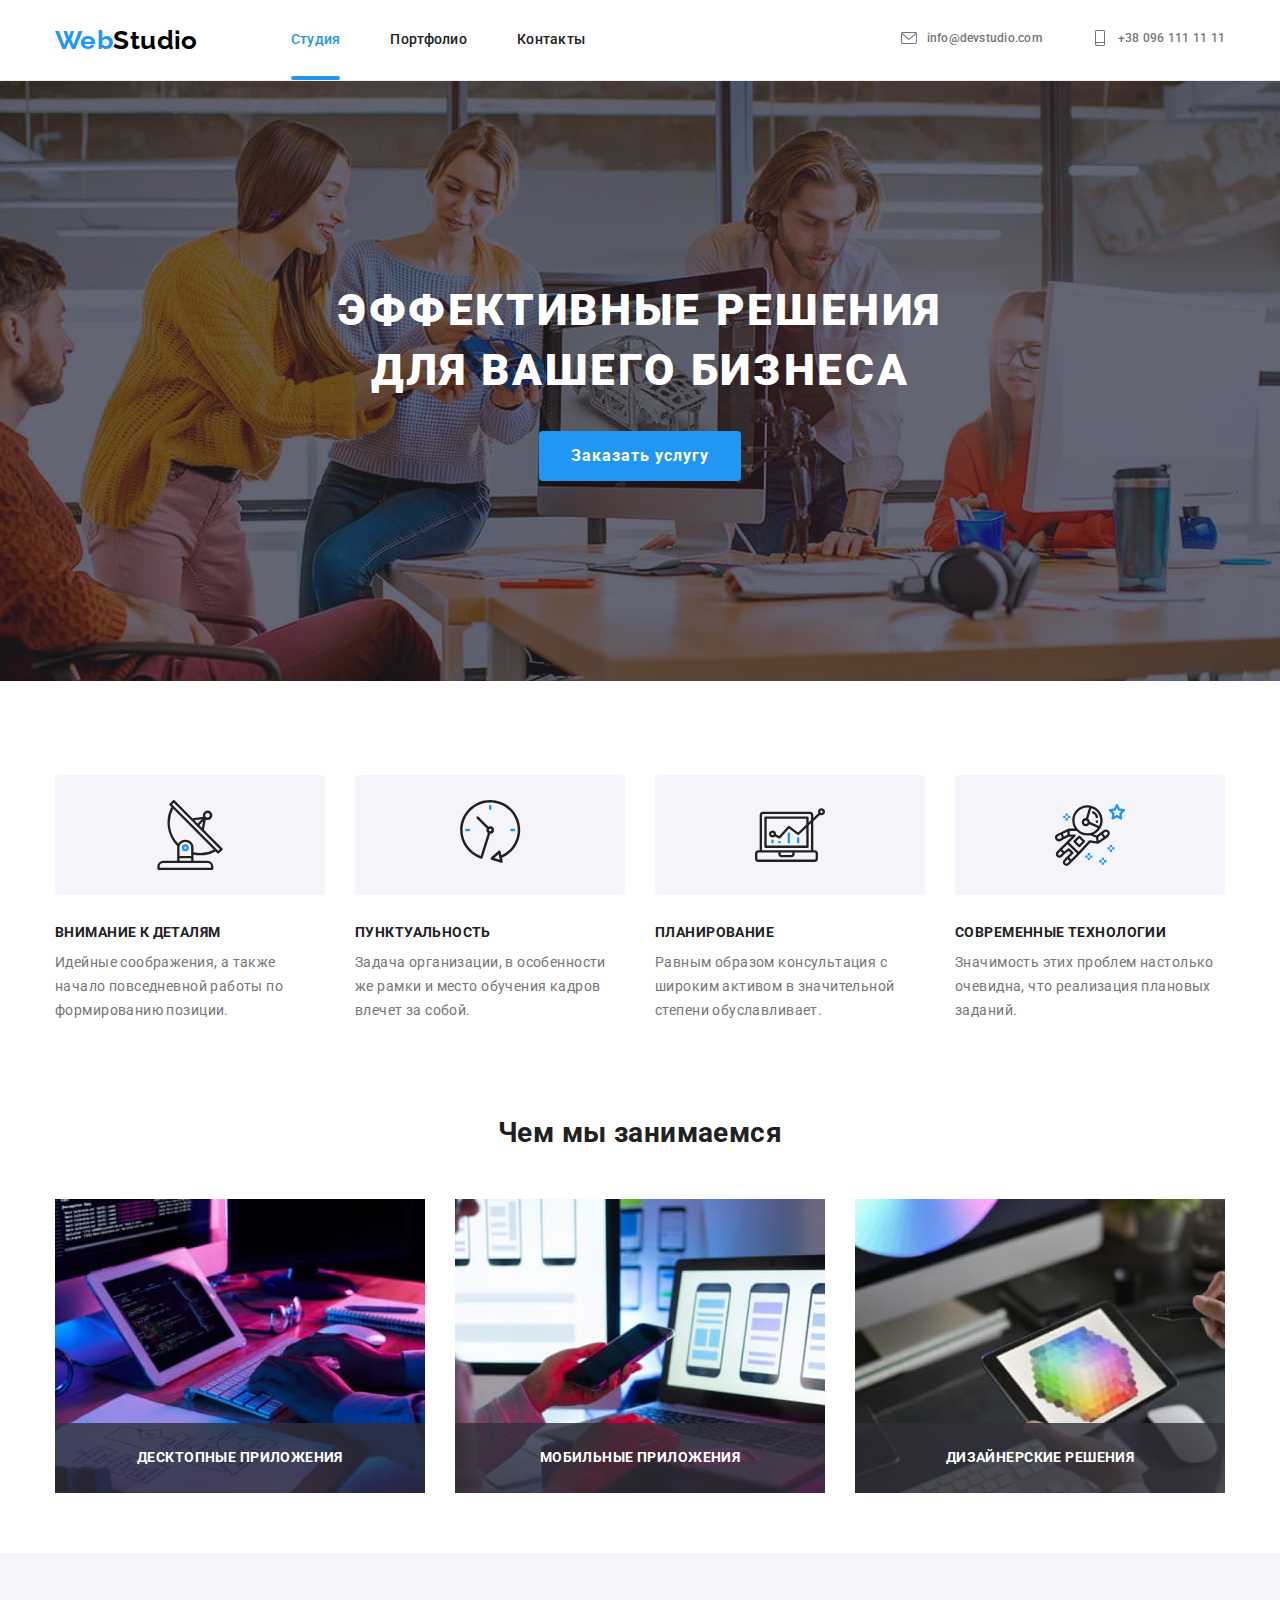
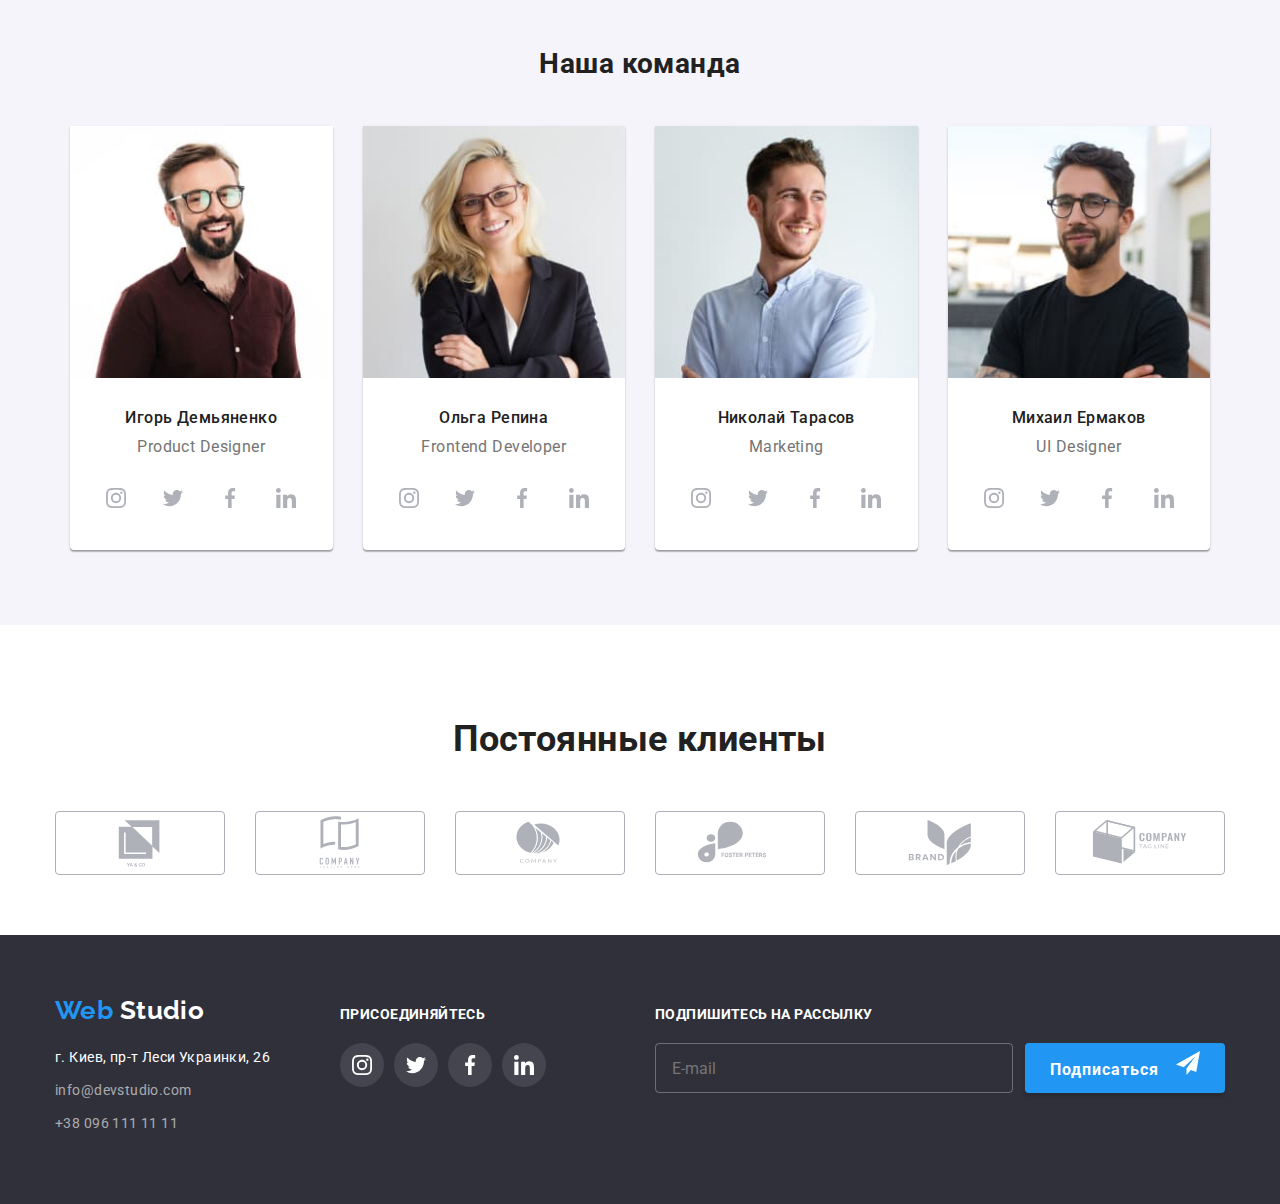
<file: index.html>
<!DOCTYPE html>
<html lang="ru">
  <head>
    <meta charset="UTF-8" />
    <meta http-equiv="X-UA-Compatible" content="IE=edge" />
    <meta name="viewport" content="width=device-width, initial-scale=1.0" />
    <title>WebStudio</title>
    <link rel="preconnect" href="https://fonts.gstatic.com" />
    <link
      href="https://fonts.googleapis.com/css2?family=Raleway:wght@700&family=Roboto:wght@400;500;700;900&display=swap"
      rel="stylesheet"
    />
    <link rel="stylesheet" href="./css/main.css" />
  </head>

  <body>
    <!--верхняя линия-->
    <header class="header">
      <div class="container">
          <a href="./index.html" lang="en" class="logo header__logo link">Web<span class="header__logo--black">Studio</span></a>
          <button class="burger-menu is-open" data-menu-button>
            <svg class="burger-menu__icon" aria-label="Мобильное меню">
              <use href="./images/icons.svg#icon-menu"></use>
            </svg>
          </button>
          <div class="menu-container" data-menu>
            <button class="burger-menu burger-menu--right" data-menu-button-close>
              <svg
                class="burger-menu__icon burger-menu__icon--small"
                aria-label="Мобильное меню"
              >
                <use href="./images/icons.svg#icon-close"></use>
              </svg>
            </button>

            <nav class="header__navigation">
          <ul class="header-menu list">
            <li class="header-menu__item">
              <a href="./index.html" class="header-menu__link current link">
                Студия
              </a>
            </li>
            <li class="header-menu__item">
              <a href="./portfolio.html" class="header-menu__link link">
                Портфолио
              </a>
            </li>
            <li class="header-menu__item">
              <a href="" class="header-menu__link link">
                Контакты
              </a>
            </li>
          </ul>
            </nav>
        <ul class="header-contact header-contact--right list">
          <li class="header-contact__item">
            <a
              href="mailto:info@devstudio.com"
              class="header-contact__link header-contact__link--flex header-contact__link--flex--small link"
            >
              <svg class=" header-contact__icon">
                <use href="./images/icons.svg#icon-envelope"></use>
              </svg>
              info@devstudio.com
            </a>
          </li>
          <li class="header-contact__item">
            <a href="tel:+380961111111" class="header-contact__link header-contact__link--flex  link">
              <svg class="header-contact__icon header-contact__icon--tel">
                <use href="./images/icons.svg#icon-smartphone"></use>
              </svg>
              +38 096 111 11 11
            </a>
          </li>
        </ul>

        <ul class="list header-social">
          <li class="header-social__item">
            <a href="" class="header-social__link">Instagram</a>
          </li>
          <li class="header-social__item">
            <a href="" class="header-social__link">Twitter</a>
          </li>
          <li class="header-social__item">
            <a href="" class="header-social__link">Facebook</a>
          </li>
          <li class="header-social__item">
            <a href="" class="header-social__link">LinkedIn</a>
          </li>
        </ul>
      </div>
    </header>

    <main>
      <!--шапка-->
      <section class="hero hero__overlay">
        <div class="container">
          <h1 class="hero__text">
            Эффективные решения
            <br />
            для вашего бизнеса
          </h1>
          <button type="button" class="hero__button" data-modal-open>
            Заказать услугу
          </button>
        </div>
      </section>

      <!--особенности-->
      <section class="features section">
        <div class="container">
          <h2 hidden class="features__visually-hidden">Особенности</h2>
          <ul class="features__list list">
            <li class="features__item icon-antenna">
              <div class="features__icon-block">
                <svg class="features__icon">
                  <use href="./images/icons.svg#icon-antenna"></use>
                </svg>
              </div>
              <h3 class="features__title">Внимание к деталям</h3>
              <p class="features__text">
                Идейные соображения, а также начало повседневной работы по
                формированию позиции.
              </p>
            </li>
            <li class="features__item icon-clock">
              <div class="features__icon-block">
                <svg class="features__icon">
                  <use href="./images/icons.svg#icon-clock"></use>
                </svg>
              </div>
              <h3 class="features__title">Пунктуальность</h3>
              <p class="features__text">
                Задача организации, в особенности же рамки и место обучения
                кадров влечет за собой.
              </p>
            </li>
            <li class="features__item icon-diagrama">
              <div class="features__icon-block">
                <svg class="features__icon">
                  <use href="./images/icons.svg#icon-diagrama"></use>
                </svg>
              </div>
              <h3 class="features__title">Планирование</h3>
              <p class="features__text">
                Равным образом консультация с широким активом в значительной
                степени обуславливает.
              </p>
            </li>
            <li class="features__item icon-astronaut">
              <div class="features__icon-block">
                <svg class="features__icon">
                  <use href="./images/icons.svg#icon-astronaut"></use>
                </svg>
              </div>
              <h3 class="features__title">Современные технологии</h3>
              <p class="features__text">
                Значимость этих проблем настолько очевидна, что реализация
                плановых заданий.
              </p>
            </li>
          </ul>
        </div>
      </section>

      <!--чем мы занимаемся-->
      <section class="direction section">
        <div class="container">
          <h2 class="direction__title">Чем мы занимаемся</h2>
          <ul class="direction__list list">
            <li class="direction__item">
              <picture>
                <source
                  srcset="
                    ./images/box/box-1-desktop.jpg    1x,
                    ./images/box/box-1-desktop@2x.jpg 2x
                  "
                  media="(min-width:1200px)"
                />
                <img src="#" alt="пишем сайты" class="direction__img" />
              </picture>
              <p class="direction__overlay">Десктопные приложения</p>
            </li>
            <li class="direction__item">
              <picture>
                <source
                  srcset="
                    ./images/box/box-2-desktop.jpg    1x,
                    ./images/box/box-2-desktop@2x.jpg 2x
                  "
                  media="(min-width:1200px)"
                />
                <img
                  src="#"
                  alt="разрабатываем приложения"
                  class="direction__img"
                />
              </picture>
              <p class="direction__overlay">Мобильные приложения</p>
            </li>
            <li class="direction__item">
              <picture>
                <source
                  srcset="
                    ./images/box/box-3-desktop.jpg    1x,
                    ./images/box/box-3-desktop@2x.jpg 2x
                  "
                  media="(min-width:1200px)"
                />
                <img
                  src="#"
                  alt="разрабатываем дизайн"
                  class="direction__img"
                />
              </picture>
              <p class="direction__overlay">Дизайнерские решения</p>
            </li>
          </ul>
        </div>
      </section>

      <!--Наша команда-->
      <section class="team section">
        <div class="container">
          <h2 class="team__title">Наша команда</h2>
          <ul class="team__list list">
            <li class="team__item">
              <picture>
                <source
                  srcset="
                    ./images/team-member/team-1-desktop.jpg    1x,
                    ./images/team-member/team-1-desktop@2x.jpg 2x
                  "
                  media="(min-width: 1200px)"
                />
                <source
                  srcset="
                    ./images/team-member/team-1-tablet.jpg    1x,
                    ./images/team-member/team-1-tablet@2x.jpg 2x
                  "
                  media="(min-width: 768px)"
                />
                <source
                  srcset="
                    ./images/team-member/team-1-mobile.jpg    1x,
                    ./images/team-member/team-1-mobile@2x.jpg 2x
                  "
                  media="(max-width: 767px)"
                />
                <img
                  class="team__img"
                  srcset="
                    ./images/team-member/team-1-mobile.jpg    1x,
                    ./images/team-member/team-1-mobile@2x.jpg 2x
                  "
                  src="./images/team-member/team-1-mobile.jpg"
                  alt="Игорь Демьяненко"
                />
              </picture>
              <div class="team__cards">
                <h3 class="team__name">Игорь Демьяненко</h3>
                <p class="team__specialty" lang="en">Product Designer</p>
                <ul class="social-list list">
                  <li class="social-list__item">
                    <a href="" class="social-list__link link">
                      <svg class="social-list__icon">
                        <use href="./images/icons.svg#icon-instagram"></use>
                      </svg>
                    </a>
                  </li>
                  <li class="social-list__item">
                    <a href="" class="social-list__link link">
                      <svg class="social-list__icon">
                        <use href="./images/icons.svg#icon-twitter"></use>
                      </svg>
                    </a>
                  </li>
                  <li class="social-list__item">
                    <a href="" class="social-list__link link">
                      <svg class="social-list__icon">
                        <use href="./images/icons.svg#icon-facebook"></use>
                      </svg>
                    </a>
                  </li>
                  <li class="social-list__item">
                    <a href="" class="social-list__link link">
                      <svg class="social-list__icon">
                        <use href="./images/icons.svg#icon-linkedin"></use>
                      </svg>
                    </a>
                  </li>
                </ul>
              </div>
            </li>
            <li class="team__item">
              <picture>
                <source
                  srcset="
                    ./images/team-member/team-2-desktop.jpg    1x,
                    ./images/team-member/team-2-desktop@2x.jpg 2x
                  "
                  media="(min-width: 1200px)"
                />
                <source
                  srcset="
                    ./images/team-member/team-2-tablet.jpg    1x,
                    ./images/team-member/team-2-tablet@2x.jpg 2x
                  "
                  media="(min-width: 768px)"
                />
                <source
                  srcset="
                    ./images/team-member/team-2-mobile.jpg    1x,
                    ./images/team-member/team-2-mobile@2x.jpg 2x
                  "
                  media="(max-width: 767px)"
                />
                <img
                  class="team__img"
                  srcset="
                    ./images/team-member/team-2-mobile.jpg    1x,
                    ./images/team-member/team-2-mobile@2x.jpg 2x
                  "
                  src="./images/team-member/team-2-mobile.jpg"
                  alt="Ольга Репина"
                />
              </picture>
              <div class="team__cards">
                <h3 class="team__name">Ольга Репина</h3>
                <p class="team__specialty" lang="en">Frontend Developer</p>
                <ul class="social-list list">
                  <li class="social-list__item">
                    <a href="" class="social-list__link link">
                      <svg class="social-list__icon">
                        <use href="./images/icons.svg#icon-instagram"></use>
                      </svg>
                    </a>
                  </li>
                  <li class="social-list__item">
                    <a href="" class="social-list__link link">
                      <svg class="social-list__icon">
                        <use href="./images/icons.svg#icon-twitter"></use>
                      </svg>
                    </a>
                  </li>
                  <li class="social-list__item">
                    <a href="" class="social-list__link link">
                      <svg class="social-list__icon">
                        <use href="./images/icons.svg#icon-facebook"></use>
                      </svg>
                    </a>
                  </li>
                  <li class="social-list__item">
                    <a href="" class="social-list__link link">
                      <svg class="social-list__icon">
                        <use href="./images/icons.svg#icon-linkedin"></use>
                      </svg>
                    </a>
                  </li>
                </ul>
              </div>
            </li>
            <li class="team__item">
              <picture>
                <source
                  srcset="
                    ./images/team-member/team-3-desktop.jpg    1x,
                    ./images/team-member/team-3-desktop@2x.jpg 2x
                  "
                  media="(min-width: 1200px)"
                />
                <source
                  srcset="
                    ./images/team-member/team-3-tablet.jpg    1x,
                    ./images/team-member/team-3-tablet@2x.jpg 2x
                  "
                  media="(min-width: 768px)"
                />
                <source
                  srcset="
                    ./images/team-member/team-3-mobile.jpg    1x,
                    ./images/team-member/team-3-mobile@2x.jpg 2x
                  "
                  media="(max-width: 767px)"
                />
                <img
                  class="team__img"
                  srcset="
                    ./images/team-member/team-3-mobile.jpg    1x,
                    ./images/team-member/team-3-mobile@2x.jpg 2x
                  "
                  src="./images/team-member/team-3-mobile.jpg"
                  alt="Николай Тарасов"
                />
              </picture>
              <div class="team__cards">
                <h3 class="team__name">Николай Тарасов</h3>
                <p class="team__specialty" lang="en">Marketing</p>
                <ul class="social-list list">
                  <li class="social-list__item">
                    <a href="" class="social-list__link link">
                      <svg class="social-list__icon">
                        <use href="./images/icons.svg#icon-instagram"></use>
                      </svg>
                    </a>
                  </li>
                  <li class="social-list__item">
                    <a href="" class="social-list__link link">
                      <svg class="social-list__icon">
                        <use href="./images/icons.svg#icon-twitter"></use>
                      </svg>
                    </a>
                  </li>
                  <li class="social-list__item">
                    <a href="" class="social-list__link link">
                      <svg class="social-list__icon">
                        <use href="./images/icons.svg#icon-facebook"></use>
                      </svg>
                    </a>
                  </li>
                  <li class="social-list__item">
                    <a href="" class="social-list__link link">
                      <svg class="social-list__icon">
                        <use href="./images/icons.svg#icon-linkedin"></use>
                      </svg>
                    </a>
                  </li>
                </ul>
              </div>
            </li>
            <li class="team__item">
              <picture>
                <source
                  srcset="
                    ./images/team-member/team-4-desktop.jpg    1x,
                    ./images/team-member/team-4-desktop@2x.jpg 2x
                  "
                  media="(min-width: 1200px)"
                />
                <source
                  srcset="
                    ./images/team-member/team-4-tablet.jpg    1x,
                    ./images/team-member/team-4-tablet@2x.jpg 2x
                  "
                  media="(min-width: 768px)"
                />
                <source
                  srcset="
                    ./images/team-member/team-4-mobile.jpg    1x,
                    ./images/team-member/team-4-mobile@2x.jpg 2x
                  "
                  media="(max-width: 767px)"
                />
                <img
                  class="team__img"
                  srcset="
                    ./images/team-member/team-4-mobile.jpg    1x,
                    ./images/team-member/team-4-mobile@2x.jpg 2x
                  "
                  src="./images/team-member/team-4-mobile.jpg"
                  alt="Михаил Ермаков"
                />
              </picture>
              <div class="team__cards">
                <h3 class="team__name">Михаил Ермаков</h3>
                <p class="team__specialty" lang="en">UI Designer</p>
                <ul class="social-list list">
                  <li class="social-list__item">
                    <a href="" class="social-list__link link">
                      <svg class="social-list__icon">
                        <use href="./images/icons.svg#icon-instagram"></use>
                      </svg>
                    </a>
                  </li>
                  <li class="social-list__item">
                    <a href="" class="social-list__link link">
                      <svg class="social-list__icon">
                        <use href="./images/icons.svg#icon-twitter"></use>
                      </svg>
                    </a>
                  </li>
                  <li class="social-list__item">
                    <a href="" class="social-list__link link">
                      <svg class="social-list__icon">
                        <use href="./images/icons.svg#icon-facebook"></use>
                      </svg>
                    </a>
                  </li>
                  <li class="social-list__item">
                    <a href="" class="social-list__link link">
                      <svg class="social-list__icon">
                        <use href="./images/icons.svg#icon-linkedin"></use>
                      </svg>
                    </a>
                  </li>
                </ul>
              </div>
            </li>
          </ul>
        </div>
      </section>

      <!-- Постоянные клиенты -->
      <section class="clients section">
        <div class="container">
          <h2 class="clients__title">Постоянные клиенты</h2>
          <ul class="clients__list list">
            <li class="clients__item">
              <a href="" class="link clients__link">
                <svg class="clients__icon icon">
                  <use href="./images/icons.svg#icon-client-logo-01"></use>
                </svg>
              </a>
            </li>
            <li class="clients__item">
              <a href="" class="link clients__link">
                <svg class="clients__icon icon">
                  <use href="./images/icons.svg#icon-client-logo-02"></use>
                </svg>
              </a>
            </li>
            <li class="clients__item">
              <a href="" class="link clients__link">
                <svg class="clients__icon icon">
                  <use href="./images/icons.svg#icon-client-logo-03"></use>
                </svg>
              </a>
            </li>
            <li class="clients__item">
              <a href="" class="link clients__link">
                <svg class="clients__icon icon">
                  <use href="./images/icons.svg#icon-client-logo-04"></use>
                </svg>
              </a>
            </li>
            <li class="clients__item">
              <a href="" class="link clients__link">
                <svg class="clients__icon icon">
                  <use href="./images/icons.svg#icon-client-logo-05"></use>
                </svg>
              </a>
            </li>
            <li class="clients__item">
              <a href="" class="link clients__link">
                <svg class="clients__icon icon">
                  <use href="./images/icons.svg#icon-client-logo-06"></use>
                </svg>
              </a>
            </li>
          </ul>
        </div>
      </section>
    </main>

    <!--Подвал-->
    <footer class="footer">
      <div class="container">
        <div class="footer-block">
          <div class=".footer-contacts">
            <a href="./index.html" lang="en" class="logo footer__logo link">
              Web
              <span class="logo__text footer__logo--white">Studio</span>
            </a>
            <address class="address">
              <ul class="footer-contact__list list">
                <li class="footer-contact__item">
                  <a
                    href="https://goo.gl/maps/t8EjhzHjhEVSywwh8"
                    target="_blank"
                    rel="noopener noreferre"
                    class="footer-contact__link link"
                  >
                    г. Киев, пр-т Леси Украинки, 26
                  </a>
                </li>
                <li class="footer-contact__item">
                  <a
                    href="mailto:info@devstudio.com"
                    class="footer-contact__mailto link"
                  >
                    info@devstudio.com
                  </a>
                </li>
                <li class="footer-contact__item">
                  <a href="tel:+380961111111" class="footer-contact__tel link">
                    +38 096 111 11 11
                  </a>
                </li>
              </ul>
            </address>
          </div>
          <div class="footer-social">
            <p class="footer__text">присоединяйтесь</p>
            <ul class="social__list social-list__footer list">
              <li class="social-list__item">
                <a href="" class="social-list__link link">
                  <svg class="social-list__icon">
                    <use href="./images/icons.svg#icon-instagram"></use>
                  </svg>
                </a>
              </li>
              <li class="social-list__item">
                <a href="" class="social-list__link link">
                  <svg class="social-list__icon">
                    <use href="./images/icons.svg#icon-twitter"></use>
                  </svg>
                </a>
              </li>
              <li class="social-list__item">
                <a href="" class="social-list__link link">
                  <svg class="social-list__icon">
                    <use href="./images/icons.svg#icon-facebook"></use>
                  </svg>
                </a>
              </li>
              <li class="social-list__item">
                <a href="" class="social-list__link link">
                  <svg class="social-list__icon">
                    <use href="./images/icons.svg#icon-linkedin"></use>
                  </svg>
                </a>
              </li>
            </ul>
          </div>
        </div>
        <form class="mailings" name="mailings">
          <p class="footer__text">Подпишитесь на рассылку</p>
          <div class="footer__label-flex">
            <label class="footer__label">
              <input
                type="email"
                class="footer__input"
                name="mail"
                placeholder="E-mail"
              />
            </label>
            <button class="footer__btn" type="submit">
              Подписаться
              <svg class="footer__btn-icon">
                <use href="./images/icons.svg#icon-telegram"></use>
              </svg>
            </button>
          </div>
        </form>
      </div>
    </footer>
    <!-- End Подвал-->

    <!-- modal window -->
    <div class="backdrop is-hidden" data-modal>
      <div class="modal-form">
        <button type="button" class="button-close" data-modal-close>
          <svg class="icon-close">
            <use href="./images/icons.svg#icon-close"></use>
          </svg>
        </button>
        <form class="form">
          <p class="form-title">Оставьте свои данные, мы вам перезвоним</p>
          <label class="form-field">
            <span class="form-label">Имя</span>
            <span class="form-div-icon">
              <input type="text" class="form-input" name="name" />
              <svg class="form-icon" width="18px" height="18px">
                <use href="./images/icons.svg#icon-person"></use>
              </svg>
            </span>
          </label>

          <label class="form-field">
            <span class="form-label">Телефон</span>
            <span class="form-div-icon">
              <input type="tel" class="form-input" name="tel" />
              <svg class="form-icon" width="18px" height="18px">
                <use href="./images/icons.svg#icon-phone"></use>
              </svg>
            </span>
          </label>

          <label class="form-field">
            <span class="form-label">Почта</span>
            <span class="form-div-icon">
              <input type="email" class="form-input" name="email" />
              <svg class="form-icon" width="18px" height="18px">
                <use href="./images/icons.svg#icon-email"></use>
              </svg>
            </span>
          </label>

          <label class="form-field">
            <span class="form-label">Комментарий</span>
            <textarea
              name="textarea"
              class="form-textarea"
              placeholder="Введите текст"
            ></textarea>
          </label>

          <div class="form-agreement">
            <label class="checkbox-label">
              <input
                type="checkbox"
                class="agreement-input visually-hidden"
                name="checkbox"
                value="checkbox"
                required
              />
              <svg class="icon-check">
                <use href="./images/icons.svg#icon-checkbox"></use>
              </svg>
              <span class="checkbox-text">
                Соглашаюсь с рассылкой и принимаю
                <a href="" class="checkbox-link">Условия договора</a>
              </span>
            </label>
          </div>

          <div class="form-btn">
            <button class="submint-btn" type="submit">Отправить</button>
          </div>
        </form>
      </div>
    </div>
    <script src="./js/modal.js"></script>
    <script src="./js/menu.js"></script>
    <!-- end modal window -->
  </body>
</html>
</file>
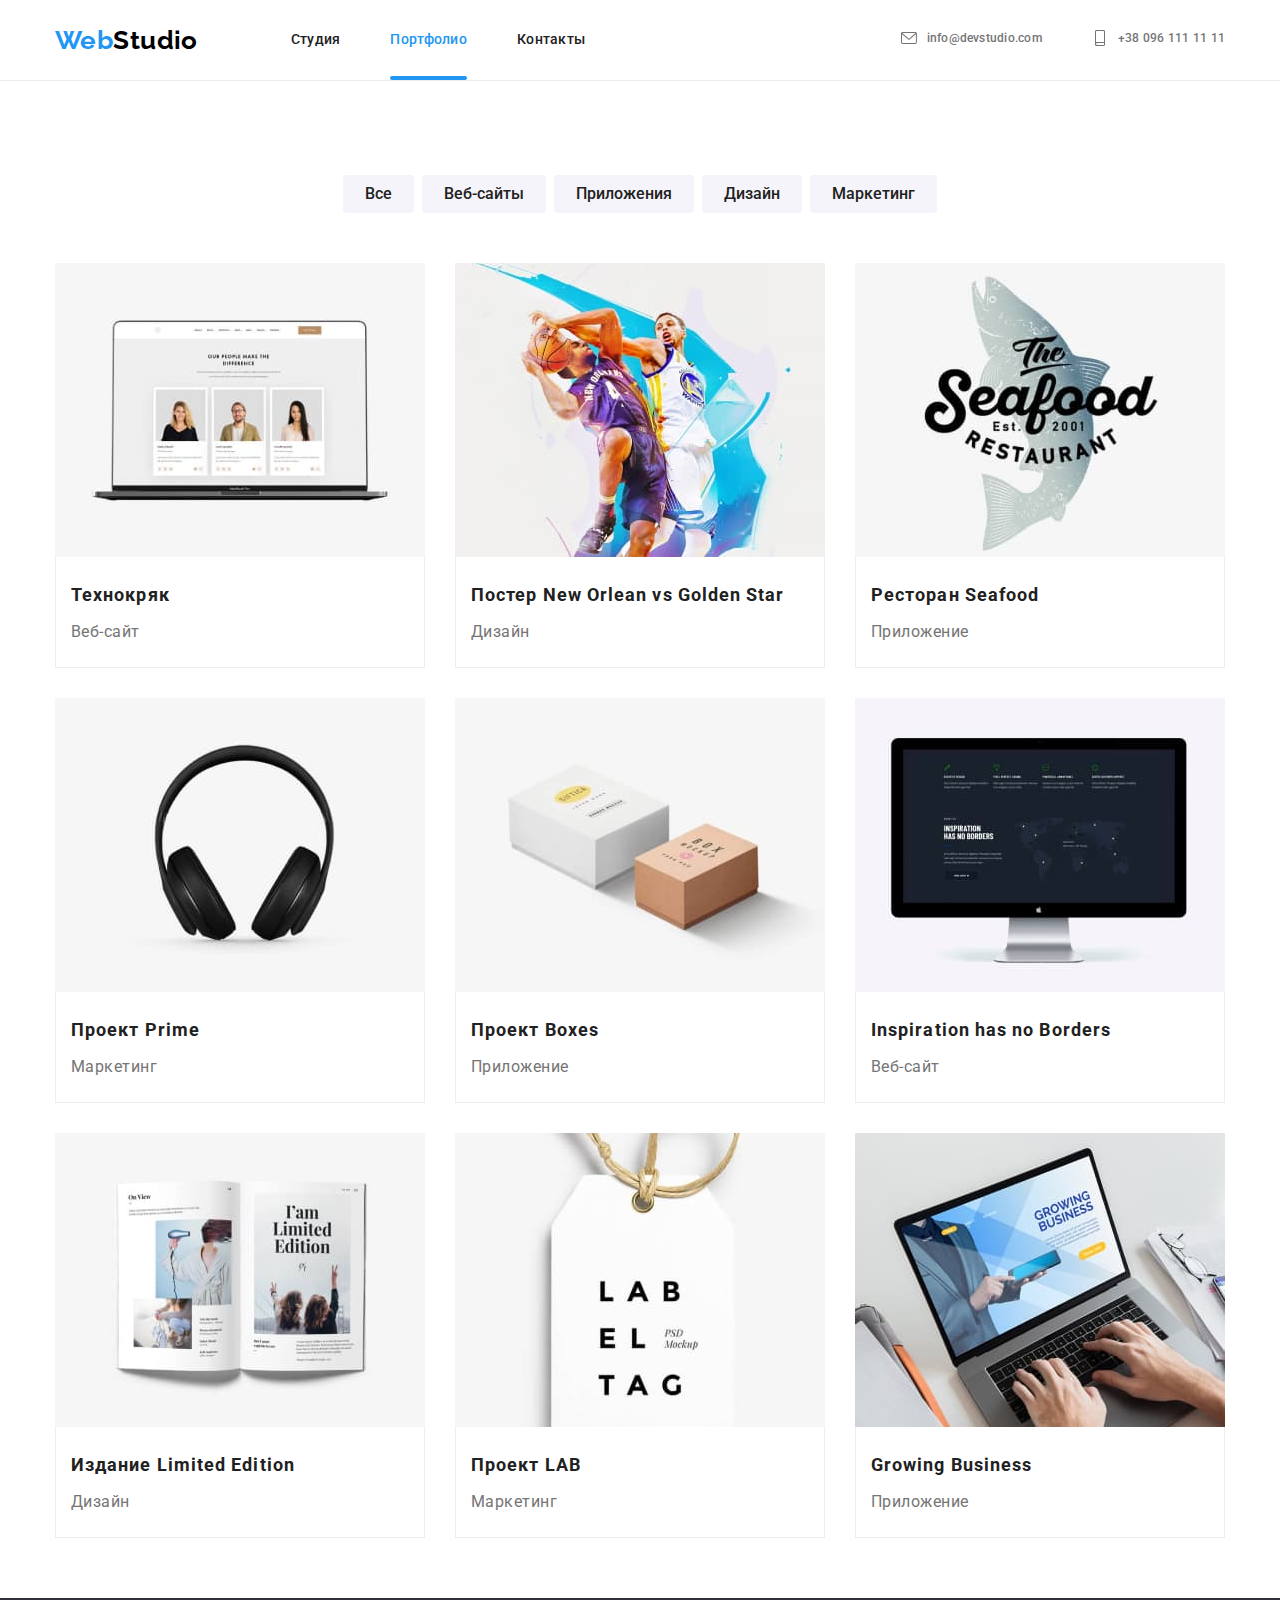
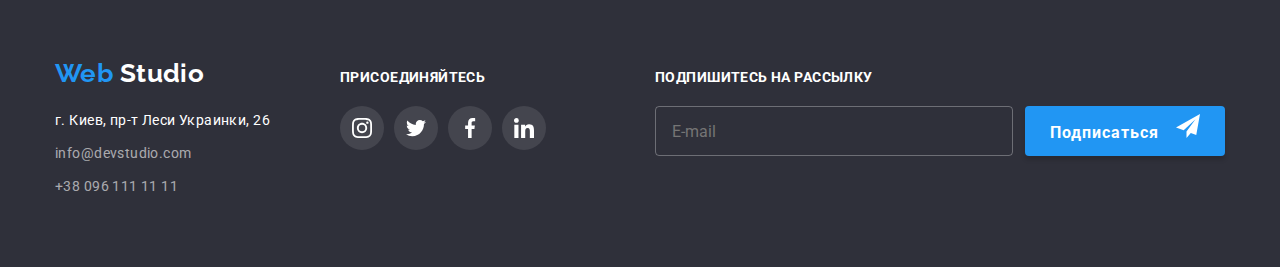
<file: portfolio.html>
<!DOCTYPE html>
<html lang="ru">
  <head>
    <meta charset="UTF-8" />
    <meta http-equiv="X-UA-Compatible" content="IE=edge" />
    <meta name="viewport" content="width=device-width, initial-scale=1.0" />
    <title>Портфолио</title>
    <link rel="preconnect" href="https://fonts.gstatic.com" />
    <link
      href="https://fonts.googleapis.com/css2?family=Raleway:wght@700&family=Roboto:wght@400;500;700;900&display=swap"
      rel="stylesheet"
    />
    <link rel="stylesheet" href="./css/main.css" />
  </head>
  <body>
    <!--верхняя линия-->
    <header class="header">
      <div class="container">
          <a href="./index.html" lang="en" class="logo header__logo link">Web<span class="header__logo--black">Studio</span></a>
          <button class="burger-menu is-open" data-menu-button>
            <svg class="burger-menu__icon" aria-label="Мобильное меню">
              <use href="./images/icons.svg#icon-menu"></use>
            </svg>
          </button>
          <div class="menu-container" data-menu>
            <button class="burger-menu burger-menu--right" data-menu-button-close>
              <svg
                class="burger-menu__icon burger-menu__icon--small"
                aria-label="Мобильное меню"
              >
                <use href="./images/icons.svg#icon-close"></use>
              </svg>
            </button>

            <nav class="header__navigation">
          <ul class="header-menu list">
            <li class="header-menu__item">
              <a href="./index.html" class="header-menu__link link">
                Студия
              </a>
            </li>
            <li class="header-menu__item">
              <a href="" class="header-menu__link link current">
                Портфолио
              </a>
            </li>
            <li class="header-menu__item">
              <a href="" class="header-menu__link link">
                Контакты
              </a>
            </li>
          </ul>
            </nav>

            <ul class="header-contact header-contact--right list">
              <li class="header-contact__item">
                <a
                  href="mailto:info@devstudio.com"
                  class="header-contact__link header-contact__link--flex header-contact__link--flex--small link"
                >
                  <svg class=" header-contact__icon">
                    <use href="./images/icons.svg#icon-envelope"></use>
                  </svg>
                  info@devstudio.com
                </a>
              </li>
              <li class="header-contact__item">
                <a href="tel:+380961111111" class="header-contact__link header-contact__link--flex  link">
                  <svg class="header-contact__icon header-contact__icon--tel">
                    <use href="./images/icons.svg#icon-smartphone"></use>
                  </svg>
                  +38 096 111 11 11
                </a>
              </li>
            </ul>
    
            <ul class="list header-social">
              <li class="header-social__item">
                <a href="" class="header-social__link">Instagram</a>
              </li>
              <li class="header-social__item">
                <a href="" class="header-social__link">Twitter</a>
              </li>
              <li class="header-social__item">
                <a href="" class="header-social__link">Facebook</a>
              </li>
              <li class="header-social__item">
                <a href="" class="header-social__link">LinkedIn</a>
              </li>
            </ul>
          </div>
        </header>
    
    <!--шапка-->
    <main>
      <section class="filtr section">
        <div class="container">
          <h1 hidden class="visually-hidden">Кнопки портфолио</h1>
          <ul class="list nav-button">
            <li class="filtr__item">
              <button class="filtr__btn" type="button">Все</button>
            </li>
            <li class="filtr__item">
              <button class="filtr__btn" type="button">Веб-сайты</button>
            </li>
            <li class="filtr__item">
              <button class="filtr__btn" type="button">Приложения</button>
            </li>
            <li class="filtr__item">
              <button class="filtr__btn" type="button">Дизайн</button>
            </li>
            <li class="filtr__item">
              <button class="filtr__btn" type="button">Маркетинг</button>
            </li>
          </ul>

          <h2 hidden>Примеры работ</h2>
          <ul class="service list">
            <li class="service__item">
              <a class="service__link" href="">
                <div class="service__block">
                  <picture>
                    <source
                      srcset="
                        ./images/project/project-1-desktop.jpg    1x,
                        ./images/project/project-1-desktop@2x.jpg 2x
                      "
                      media="(min-width: 1200px)"
                    />
                    <source
                      srcset="
                        ./images/project/project-1-tablet.jpg    1x,
                        ./images/project/project-1-tablet@2x.jpg 2x
                      "
                      media="(min-width: 768px)"
                    />
                    <source
                      srcset="
                        ./images/project/project-1-mobile.jpg    1x,
                        ./images/project/project-1-mobile@2x.jpg 2x
                      "
                      media="(max-width: 767px)"
                    />
                    <img
                      class="service__jpg"
                      srcset="
                        ./images/project/project-1-mobile.jpg    1x,
                        ./images/project/project-1-mobile@2x.jpg 2x
                      "
                      src="./images/project/project-1-mobile.jpg"
                      alt="ноутбук на котором открыт Веб-сайт"
                    />
                  </picture>
                  <p class="text-overlay">
                    Технокряк это современная площадка распространения
                    коронавируса. Компании используют эту платформу для
                    цифрового шпионажа и атак на защищённые сервера конкурентов.
                  </p>
                </div>
                <div class="service__jpg-style">
                  <h3 class="service__title">Технокряк</h3>
                  <p class="service__text">Веб-сайт</p>
                </div>
              </a>
            </li>

            <li class="service__item">
              <a class="service__link" href="">
                <div class="service__block">
                  <picture>
                    <source
                      srcset="
                        ./images/project/project-2-desktop.jpg    1x,
                        ./images/project/project-2-desktop@2x.jpg 2x
                      "
                      media="(min-width: 1200px)"
                    />
                    <source
                      srcset="
                        ./images/project/project-2-tablet.jpg    1x,
                        ./images/project/project-2-tablet@2x.jpg 2x
                      "
                      media="(min-width: 768px)"
                    />
                    <source
                      srcset="
                        ./images/project/project-2-mobile.jpg    1x,
                        ./images/project/project-2-mobile@2x.jpg 2x
                      "
                      media="(max-width: 767px)"
                    />
                    <img
                      class="service__jpg"
                      srcset="
                        ./images/project/project-2-mobile.jpg    1x,
                        ./images/project/project-2-mobile@2x.jpg 2x
                      "
                      src="./images/project/project-2-mobile.jpg"
                      alt="фото баскетбольной команды"
                    />
                  </picture>
                  <p class="text-overlay">
                    Технокряк это современная площадка распространения
                    коронавируса. Компании используют эту платформу для
                    цифрового шпионажа и атак на защищённые сервера конкурентов.
                  </p>
                </div>
                <div class="service__jpg-style">
                  <h3 class="service__title">
                    Постер
                    <span lang="en">New Orlean vs Golden Star</span>
                  </h3>
                  <p class="service__text">Дизайн</p>
                </div>
              </a>
            </li>

            <li class="service__item">
              <a class="service__link" href="">
                <div class="service__block">
                  <picture>
                    <source
                      srcset="
                        ./images/project/project-3-desktop.jpg    1x,
                        ./images/project/project-3-desktop@2x.jpg 2x
                      "
                      media="(min-width: 1200px)"
                    />
                    <source
                      srcset="
                        ./images/project/project-3-tablet.jpg    1x,
                        ./images/project/project-3-tablet@2x.jpg 2x
                      "
                      media="(min-width: 768px)"
                    />
                    <source
                      srcset="
                        ./images/project/project-3-mobile.jpg    1x,
                        ./images/project/project-3-mobile@2x.jpg 2x
                      "
                      media="(max-width: 767px)"
                    />
                    <img
                      class="service__jpg"
                      srcset="
                        ./images/project/project-3-mobile.jpg    1x,
                        ./images/project/project-3-mobile@2x.jpg 2x
                      "
                      src="./images/project/project-3-mobile.jpg"
                      alt="логотип рыбного ресторана"
                    />
                  </picture>
                  <p class="text-overlay">
                    Технокряк это современная площадка распространения
                    коронавируса. Компании используют эту платформу для
                    цифрового шпионажа и атак на защищённые сервера конкурентов.
                  </p>
                </div>
                <div class="service__jpg-style">
                  <h3 class="service__title">
                    Ресторан
                    <span lang="en">Seafood</span>
                  </h3>
                  <p class="service__text">Приложение</p>
                </div>
              </a>
            </li>

            <li class="service__item">
              <a class="service__link" href="">
                <div class="service__block">
                  <picture>
                    <source
                      srcset="
                        ./images/project/project-4-desktop.jpg    1x,
                        ./images/project/project-4-desktop@2x.jpg 2x
                      "
                      media="(min-width: 1200px)"
                    />
                    <source
                      srcset="
                        ./images/project/project-4-tablet.jpg    1x,
                        ./images/project/project-4-tablet@2x.jpg 2x
                      "
                      media="(min-width: 768px)"
                    />
                    <source
                      srcset="
                        ./images/project/project-4-mobile.jpg    1x,
                        ./images/project/project-4-mobile@2x.jpg 2x
                      "
                      media="(max-width: 767px)"
                    />
                    <img
                      class="service__jpg"
                      srcset="
                        ./images/project/project-4-mobile.jpg    1x,
                        ./images/project/project-4-mobile@2x.jpg 2x
                      "
                      src="./images/project/project-4-mobile.jpg"
                      alt="фото наушников"
                    />
                  </picture>
                  <p class="text-overlay">
                    Технокряк это современная площадка распространения
                    коронавируса. Компании используют эту платформу для
                    цифрового шпионажа и атак на защищённые сервера конкурентов.
                  </p>
                </div>
                <div class="service__jpg-style">
                  <h3 class="service__title">
                    Проект
                    <span lang="en">Prime</span>
                  </h3>
                  <p class="service__text">Маркетинг</p>
                </div>
              </a>
            </li>

            <li class="service__item">
              <a class="service__link" href="">
                <div class="service__block">
                  <picture>
                    <source
                      srcset="
                        ./images/project/project-5-desktop.jpg    1x,
                        ./images/project/project-5-desktop@2x.jpg 2x
                      "
                      media="(min-width: 1200px)"
                    />
                    <source
                      srcset="
                        ./images/project/project-5-tablet.jpg    1x,
                        ./images/project/project-5-tablet@2x.jpg 2x
                      "
                      media="(min-width: 768px)"
                    />
                    <source
                      srcset="
                        ./images/project/project-5-mobile.jpg    1x,
                        ./images/project/project-5-mobile@2x.jpg 2x
                      "
                      media="(max-width: 767px)"
                    />
                    <img
                      class="service__jpg"
                      srcset="
                        ./images/project/project-5-mobile.jpg    1x,
                        ./images/project/project-5-mobile@2x.jpg 2x
                      "
                      src="./images/project/project-5-mobile.jpg"
                      alt="фото коробок"
                    />
                  </picture>
                  <p class="text-overlay">
                    Технокряк это современная площадка распространения
                    коронавируса. Компании используют эту платформу для
                    цифрового шпионажа и атак на защищённые сервера конкурентов.
                  </p>
                </div>
                <div class="service__jpg-style">
                  <h3 class="service__title">
                    Проект
                    <span lang="en">Boxes</span>
                  </h3>
                  <p class="service__text">Приложение</p>
                </div>
              </a>
            </li>

            <li class="service__item">
              <a class="service__link" href="">
                <div class="service__block">
                  <picture>
                    <source
                      srcset="
                        ./images/project/project-6-desktop.jpg    1x,
                        ./images/project/project-6-desktop@2x.jpg 2x
                      "
                      media="(min-width: 1200px)"
                    />
                    <source
                      srcset="
                        ./images/project/project-6-tablet.jpg    1x,
                        ./images/project/project-6-tablet@2x.jpg 2x
                      "
                      media="(min-width: 768px)"
                    />
                    <source
                      srcset="
                        ./images/project/project-6-mobile.jpg    1x,
                        ./images/project/project-6-mobile@2x.jpg 2x
                      "
                      media="(max-width: 767px)"
                    />
                    <img
                      class="service__jpg"
                      srcset="
                        ./images/project/project-6-mobile.jpg    1x,
                        ./images/project/project-6-mobile@2x.jpg 2x
                      "
                      src="./images/project/project-6-mobile.jpg"
                      alt="фото монитора компьютера"
                    />
                  </picture>
                  <p class="text-overlay">
                    Технокряк это современная площадка распространения
                    коронавируса. Компании используют эту платформу для
                    цифрового шпионажа и атак на защищённые сервера конкурентов.
                  </p>
                </div>
                <div class="service__jpg-style">
                  <h3 class="service__title" lang="en">
                    Inspiration has no Borders
                  </h3>
                  <p class="service__text">Веб-сайт</p>
                </div>
              </a>
            </li>

            <li class="service__item">
              <a class="service__link" href="">
                <div class="service__block">
                  <picture>
                    <source
                      srcset="
                        ./images/project/project-7-desktop.jpg    1x,
                        ./images/project/project-7-desktop@2x.jpg 2x
                      "
                      media="(min-width: 1200px)"
                    />
                    <source
                      srcset="
                        ./images/project/project-7-tablet.jpg    1x,
                        ./images/project/project-7-tablet@2x.jpg 2x
                      "
                      media="(min-width: 768px)"
                    />
                    <source
                      srcset="
                        ./images/project/project-7-mobile.jpg    1x,
                        ./images/project/project-7-mobile@2x.jpg 2x
                      "
                      media="(max-width: 767px)"
                    />
                    <img
                      class="service__jpg"
                      srcset="
                        ./images/project/project-7-mobile.jpg    1x,
                        ./images/project/project-7-mobile@2x.jpg 2x
                      "
                      src="./images/project/project-7-mobile.jpg"
                      alt="фото открытой книги"
                    />
                  </picture>
                  <p class="text-overlay">
                    Технокряк это современная площадка распространения
                    коронавируса. Компании используют эту платформу для
                    цифрового шпионажа и атак на защищённые сервера конкурентов.
                  </p>
                </div>
                <div class="service__jpg-style">
                  <h3 class="service__title">
                    Издание
                    <span lang="en">Limited Edition</span>
                  </h3>
                  <p class="service__text">Дизайн</p>
                </div>
              </a>
            </li>

            <li class="service__item">
              <a class="service__link" href="">
                <div class="service__block">
                  <picture>
                    <source
                      srcset="
                        ./images/project/project-8-desktop.jpg    1x,
                        ./images/project/project-8-desktop@2x.jpg 2x
                      "
                      media="(min-width: 1200px)"
                    />
                    <source
                      srcset="
                        ./images/project/project-8-tablet.jpg    1x,
                        ./images/project/project-8-tablet@2x.jpg 2x
                      "
                      media="(min-width: 768px)"
                    />
                    <source
                      srcset="
                        ./images/project/project-8-mobile.jpg    1x,
                        ./images/project/project-8-mobile@2x.jpg 2x
                      "
                      media="(max-width: 767px)"
                    />
                    <img
                      class="service__jpg"
                      srcset="
                        ./images/project/project-8-mobile.jpg    1x,
                        ./images/project/project-8-mobile@2x.jpg 2x
                      "
                      src="./images/project/project-8-mobile.jpg"
                      alt="фото этикетки"
                    />
                  </picture>
                  <p class="text-overlay">
                    Технокряк это современная площадка распространения
                    коронавируса. Компании используют эту платформу для
                    цифрового шпионажа и атак на защищённые сервера конкурентов.
                  </p>
                </div>
                <div class="service__jpg-style">
                  <h3 class="service__title">Проект LAB</h3>
                  <p class="service__text">Маркетинг</p>
                </div>
              </a>
            </li>

            <li class="service__item">
              <a class="service__link" href="">
                <div class="service__block">
                  <picture>
                    <source
                      srcset="
                        ./images/project/project-9-desktop.jpg    1x,
                        ./images/project/project-9-desktop@2x.jpg 2x
                      "
                      media="(min-width: 1200px)"
                    />
                    <source
                      srcset="
                        ./images/project/project-9-tablet.jpg    1x,
                        ./images/project/project-9-tablet@2x.jpg 2x
                      "
                      media="(min-width: 768px)"
                    />
                    <source
                      srcset="
                        ./images/project/project-9-mobile.jpg    1x,
                        ./images/project/project-9-mobile@2x.jpg 2x
                      "
                      media="(max-width: 767px)"
                    />
                    <img
                      class="service__jpg"
                      srcset="
                        ./images/project/project-9-mobile.jpg    1x,
                        ./images/project/project-9-mobile@2x.jpg 2x
                      "
                      src="./images/project/project-9-mobile.jpg"
                      alt="человек раьотает за ноутом"
                    />
                  </picture>
                  <p class="text-overlay">
                    Технокряк это современная площадка распространения
                    коронавируса. Компании используют эту платформу для
                    цифрового шпионажа и атак на защищённые сервера конкурентов.
                  </p>
                </div>
                <div class="service__jpg-style">
                  <h3 class="service__title" lang="en">Growing Business</h3>
                  <p class="service__text">Приложение</p>
                </div>
              </a>
            </li>
          </ul>
        </div>
      </section>
    </main>

    <!--Подвал-->
    <footer class="footer">
      <div class="container">
        <div class="footer-block">
          <div class=".footer-contacts">
            <a href="./index.html" lang="en" class="logo footer__logo link">
              Web
              <span class="logo__text footer__logo--white">Studio</span>
            </a>
            <address class="address">
              <ul class="footer-contact__list list">
                <li class="footer-contact__item">
                  <a
                    href="https://goo.gl/maps/t8EjhzHjhEVSywwh8"
                    target="_blank"
                    rel="noopener noreferre"
                    class="footer-contact__link link"
                  >
                    г. Киев, пр-т Леси Украинки, 26
                  </a>
                </li>
                <li class="footer-contact__item">
                  <a
                    href="mailto:info@devstudio.com"
                    class="footer-contact__mailto link"
                  >
                    info@devstudio.com
                  </a>
                </li>
                <li class="footer-contact__item">
                  <a href="tel:+380961111111" class="footer-contact__tel link">
                    +38 096 111 11 11
                  </a>
                </li>
              </ul>
            </address>
          </div>
          <div class="footer-social">
            <p class="footer__text">присоединяйтесь</p>
            <ul class="social__list social-list__footer list">
              <li class="social-list__item">
                <a href="" class="social-list__link link">
                  <svg class="social-list__icon">
                    <use href="./images/icons.svg#icon-instagram"></use>
                  </svg>
                </a>
              </li>
              <li class="social-list__item">
                <a href="" class="social-list__link link">
                  <svg class="social-list__icon">
                    <use href="./images/icons.svg#icon-twitter"></use>
                  </svg>
                </a>
              </li>
              <li class="social-list__item">
                <a href="" class="social-list__link link">
                  <svg class="social-list__icon">
                    <use href="./images/icons.svg#icon-facebook"></use>
                  </svg>
                </a>
              </li>
              <li class="social-list__item">
                <a href="" class="social-list__link link">
                  <svg class="social-list__icon">
                    <use href="./images/icons.svg#icon-linkedin"></use>
                  </svg>
                </a>
              </li>
            </ul>
          </div>
        </div>
        <form class="mailings" name="mailings">
          <p class="footer__text">Подпишитесь на рассылку</p>
          <div class="footer__label-flex">
            <label class="footer__label">
              <input
                type="email"
                class="footer__input"
                name="mail"
                placeholder="E-mail"
              />
            </label>
            <button class="footer__btn" type="submit">
              Подписаться
              <svg class="footer__btn-icon">
                <use href="./images/icons.svg#icon-telegram"></use>
              </svg>
            </button>
          </div>
        </form>
      </div>
    </footer>
    <script src="./js/modal.js"></script>
    <script src="./js/menu.js"></script>
  </body>
</html>
</file>
<file: css/main.css>
@charset "UTF-8";
/*! modern-normalize v1.0.0 | MIT License | https://github.com/sindresorhus/modern-normalize */
/* ===== ДОПОЛНЕНИЯ от Sandra Hrevtsova ===== */
/* обнуляем дефолтные маркеры у всех маркированных списков */
ul {
  list-style: none;
  margin: 0;
  padding: 0;
}

/* обнуляем дефолтные подчеркивания у всех ссылок */
a {
  text-decoration: none;
}

* {
  margin: 0;
  padding: 0;
}

code,
kbd,
samp,
pre {
  font-family: 'Open Sans', sans-serif;
  /* font-family: ui-monospace, SFMono-Regular, Consolas, "Liberation Mono", Menlo, monospace; 1 */
  font-size: 1em;
  /* 2 */
}

/* ===== ДОПОЛНЕНИЯ от Sandra Hrevtsova ===== */
/*
Document
========
*/
/**
Use a better box model (opinionated).
*/
*,
*::before,
*::after {
  box-sizing: border-box;
}

/**
Use a more readable tab size (opinionated).
*/
:root {
  -moz-tab-size: 4;
  tab-size: 4;
}

/**
1. Correct the line height in all browsers.
2. Prevent adjustments of font size after orientation changes in iOS.
*/
html {
  line-height: 1.15;
  /* 1 */
  -webkit-text-size-adjust: 100%;
  /* 2 */
}

/*
Sections
========
*/
/**
Remove the margin in all browsers.
*/
body {
  margin: 0;
  padding: 0;
}

/**
Improve consistency of default fonts in all browsers. (https://github.com/sindresorhus/modern-normalize/issues/3)
*/
body {
  font-family: system-ui, -apple-system, "Segoe UI", Roboto, Helvetica, Arial, sans-serif, "Apple Color Emoji", "Segoe UI Emoji";
}

/*
Grouping content
================
*/
/**
1. Add the correct height in Firefox.
2. Correct the inheritance of border color in Firefox. (https://bugzilla.mozilla.org/show_bug.cgi?id=190655)
*/
hr {
  height: 0;
  /* 1 */
  color: inherit;
  /* 2 */
}

/*
Text-level semantics
====================
*/
/**
Add the correct text decoration in Chrome, Edge, and Safari.
*/
abbr[title] {
  text-decoration: underline dotted;
}

/**
Add the correct font weight in Edge and Safari.
*/
b,
strong {
  font-weight: bolder;
}

/**
1. Improve consistency of default fonts in all browsers. (https://github.com/sindresorhus/modern-normalize/issues/3)
2. Correct the odd 'em' font sizing in all browsers.
*/
/**
Add the correct font size in all browsers.
*/
small {
  font-size: 80%;
}

/**
Prevent 'sub' and 'sup' elements from affecting the line height in all browsers.
*/
sub,
sup {
  font-size: 75%;
  line-height: 0;
  position: relative;
  vertical-align: baseline;
}

sub {
  bottom: -0.25em;
}

sup {
  top: -0.5em;
}

/*
Tabular data
============
*/
/**
1. Remove text indentation from table contents in Chrome and Safari. (https://bugs.chromium.org/p/chromium/issues/detail?id=999088, https://bugs.webkit.org/show_bug.cgi?id=201297)
2. Correct table border color inheritance in all Chrome and Safari. (https://bugs.chromium.org/p/chromium/issues/detail?id=935729, https://bugs.webkit.org/show_bug.cgi?id=195016)
*/
table {
  text-indent: 0;
  /* 1 */
  border-color: inherit;
  /* 2 */
}

/*
Forms
=====
*/
/**
1. Change the font styles in all browsers.
2. Remove the margin in Firefox and Safari.
*/
button,
input,
optgroup,
select,
textarea {
  font-family: inherit;
  /* 1 */
  font-size: 100%;
  /* 1 */
  line-height: 1.15;
  /* 1 */
  margin: 0;
  /* 2 */
}

address {
  font-style: normal;
}

/**
Remove the inheritance of text transform in Edge and Firefox.
1. Remove the inheritance of text transform in Firefox.
*/
button,
select {
  /* 1 */
  text-transform: none;
}

/**
Correct the inability to style clickable types in iOS and Safari.
*/
button,
[type='button'],
[type='reset'],
[type='submit'] {
  -webkit-appearance: button;
}

/**
Remove the inner border and padding in Firefox.
*/
::-moz-focus-inner {
  border-style: none;
  padding: 0;
}

/**
Restore the focus styles unset by the previous rule.
*/
:-moz-focusring {
  outline: 1px dotted ButtonText;
}

/**
Remove the additional ':invalid' styles in Firefox.
See: https://github.com/mozilla/gecko-dev/blob/2f9eacd9d3d995c937b4251a5557d95d494c9be1/layout/style/res/forms.css#L728-L737
*/
:-moz-ui-invalid {
  box-shadow: none;
}

/**
Remove the padding so developers are not caught out when they zero out 'fieldset' elements in all browsers.
*/
legend {
  padding: 0;
}

/**
Add the correct vertical alignment in Chrome and Firefox.
*/
progress {
  vertical-align: baseline;
}

/**
Correct the cursor style of increment and decrement buttons in Safari.
*/
::-webkit-inner-spin-button,
::-webkit-outer-spin-button {
  height: auto;
}

/**
1. Correct the odd appearance in Chrome and Safari.
2. Correct the outline style in Safari.
*/
[type='search'] {
  -webkit-appearance: textfield;
  /* 1 */
  outline-offset: -2px;
  /* 2 */
}

/**
Remove the inner padding in Chrome and Safari on macOS.
*/
::-webkit-search-decoration {
  -webkit-appearance: none;
}

/**
1. Correct the inability to style clickable types in iOS and Safari.
2. Change font properties to 'inherit' in Safari.
*/
::-webkit-file-upload-button {
  -webkit-appearance: button;
  /* 1 */
  font: inherit;
  /* 2 */
}

/*
Interactive
===========
*/
/*
Add the correct display in Chrome and Safari.
*/
summary {
  display: list-item;
}

body {
  font-size: 14px;
  font-weight: 400;
  color: #757575;
  font-family: "Roboto", sans-serif;
  letter-spacing: 0.03em;
  background-color: #ffffff;
}

.container {
  display: block;
  margin: 0 auto;
  padding-left: 15px;
  padding-right: 15px;
}

@media screen and (min-width: 768px) {
  .container {
    width: 768px;
  }
}

@media screen and (min-width: 1200px) {
  .container {
    width: 1200px;
  }
}

.section {
  padding-top: 60px;
  padding-bottom: 60px;
}

@media screen and (min-width: 1200px) {
  .section {
    padding-top: 94px;
  }
}

.list {
  list-style: none;
  margin-top: 0;
  margin-bottom: 0;
}

img {
  display: block;
  margin: 0;
  padding: 0;
}

.visually-hidden {
  width: 1px;
  height: 1px;
  position: absolute;
  margin: -1px;
  border: 0;
  padding: 0;
  overflow: hidden;
  clip: rect(0 0 0 0);
  clip-path: inset(100%);
  white-space: nowrap;
}

.header {
  background-color: #ffffff;
  border-bottom: 1px solid #ececec;
}

.header .container {
  display: flex;
  align-items: center;
  justify-content: space-between;
}

@media screen and (min-width: 768px) {
  .header .container {
    justify-content: center;
  }
}

@media screen and (min-width: 768px) {
  .header .logo {
    margin-right: 88px;
  }
}

@media screen and (min-width: 1200px) {
  .header .logo {
    margin-right: 93px;
  }
}

.header-meny {
  display: flex;
  align-items: center;
}

@media screen and (min-width: 768px) {
  .header-meny {
    margin-right: 84px;
  }
}

.burger-menu {
  display: block;
  width: 40px;
  height: 40px;
  padding: 0;
  background-color: transparent;
  border: none;
}

@media screen and (min-width: 768px) {
  .burger-menu {
    display: none;
  }
}

.burger-menu__icon {
  width: 24px;
  height: 24px;
  fill: #212121;
}

.menu-container {
  display: flex;
  flex-grow: 1;
}

@media screen and (max-width: 767px) {
  .menu-container {
    display: block;
    position: absolute;
    z-index: 1;
    top: 0;
    left: 0;
    width: 100vw;
    height: 100vh;
    overflow: auto;
    padding: 10px 15px 48px 40px;
    display: none;
    background-color: #ffffff;
    transform: translateX(-100%);
    transition: transform 250ms cubic-bezier(0.4, 0, 0.2, 1);
  }
  .menu-container.is-open {
    position: fixed;
    display: flex;
    flex-direction: column;
    transform: translateX(0);
  }
}

.burger-menu--right {
  margin-left: auto;
}

.burger-menu {
  display: block;
  padding: 0;
  width: 40px;
  height: 40px;
  background-color: transparent;
  border: none;
}

@media screen and (min-width: 767px) {
  .burger-menu {
    display: none;
  }
}

.burger-menu__icon--small {
  width: 18px;
  height: 18px;
}

.header__navigation {
  display: flex;
  align-items: center;
}

@media screen and (min-width: 768px) {
  .header__navigation {
    margin-right: 84px;
  }
}

.header-menu {
  display: block;
  padding: 0;
}

@media screen and (min-width: 767px) {
  .header-menu {
    margin-top: 0;
    margin-bottom: 0;
    display: flex;
    align-items: center;
  }
}

.header-menu__item {
  position: relative;
  display: block;
  align-items: center;
  text-decoration: none;
  font-weight: 500;
  letter-spacing: 0.02em;
  font-size: 40px;
  line-height: 1.175;
  transition: color 250ms cubic-bezier(0.4, 0, 0.2, 1);
}

@media screen and (min-width: 768px) {
  .header-menu__item {
    font-size: 14px;
    line-height: 1.14;
    padding-top: 0px;
    padding-bottom: 0px;
  }
}

.header-menu .current {
  color: #2196f3;
}

.header-menu__link.current::after {
  display: none;
}

@media screen and (min-width: 767px) {
  .header-menu__link.current::after {
    content: '';
    position: absolute;
    bottom: 0;
    left: 0;
    display: block;
    width: 100%;
    height: 4px;
    background-color: #2196f3;
    border-radius: 2px;
  }
}

@media screen and (min-width: 768px) {
  .header-menu__item:not(:first-child) {
    margin-left: 50px;
  }
}

.header-menu__link {
  font-weight: 500;
  line-height: 1.14;
  letter-spacing: 0.02em;
}

.header-menu__link {
  position: relative;
  display: block;
  padding-top: 16px;
  padding-bottom: 16px;
  align-items: center;
  text-decoration: none;
  font-weight: 500;
  letter-spacing: 0.02em;
  font-size: 40px;
  line-height: 1, 175;
  color: #212121;
  transition: color 250ms cubic-bezier(0.4, 0, 0.2, 1);
}

.header-menu__link:hover, .header-menu__link:focus {
  color: #2196f3;
}

@media screen and (min-width: 768px) {
  .header-menu__link {
    font-size: 14px;
    line-height: 1.14;
    padding-top: 32px;
    padding-bottom: 32px;
  }
}

.header-contact {
  padding: 0;
}

@media screen and (min-width: 767px) {
  .header-contact {
    align-items: center;
  }
}

.header-contact--right {
  margin-top: auto;
  margin-bottom: 64px;
  display: flex;
  flex-direction: column-reverse;
}

@media screen and (min-width: 767px) {
  .header-contact--right {
    margin: 0;
    margin-left: auto;
    display: block;
    padding-top: 21px;
    padding-bottom: 21px;
    text-align: left;
  }
}

@media screen and (min-width: 1200px) {
  .header-contact--right {
    display: flex;
    flex-direction: row;
    align-items: center;
  }
}

.header-contact__link {
  position: relative;
  padding-top: 16px;
  padding-bottom: 16px;
  align-items: center;
  text-decoration: none;
  color: #757575;
  transition: color 250ms cubic-bezier(0.4, 0, 0.2, 1);
}

.header-contact__link:hover, .header-contact__link:focus {
  color: #2196f3;
}

@media screen and (min-width: 768px) {
  .header-contact__link {
    line-height: 1.14;
  }
}

.header-contact__link--flex {
  display: inline-flex;
  color: #757575;
  font-weight: 500;
  font-size: 34px;
  line-height: 1.176;
  letter-spacing: 0.02em;
}

@media screen and (min-width: 768px) {
  .header-contact__link--flex {
    padding: 0;
    font-size: 12px;
  }
}

.header-contact__link--flex--small {
  line-height: 1.17;
  font-size: 24px;
}

@media screen and (min-width: 768px) {
  .header-contact__link--flex--small {
    padding: 0;
    font-size: 12px;
  }
}

.header-social {
  display: flex;
  flex-wrap: wrap;
  padding: 0;
}

@media screen and (min-width: 767px) {
  .header-social {
    display: none;
  }
}

.header-social__item:not(:first-child) {
  padding-left: 10px;
}

.header-social__item:not(:last-child) {
  border-right: 1px solid rgba(33, 33, 33, 0.2);
  padding-right: 10px;
}

.header-social__link {
  text-decoration: none;
  color: #2196f3;
  font-weight: 500;
  font-size: 18px;
  line-height: 1.22;
  letter-spacing: 0.02em;
}

@media screen and (max-width: 479px) {
  .header-social__link {
    font-size: calc(0px + 18 * (100vw / 480));
  }
}

.header-navigation {
  display: flex;
  align-items: center;
  justify-content: space-between;
}

@media screen and (min-width: 768px) and (max-width: 1199px) {
  .header-contact .header-contact__item:not(:first-child) {
    margin-left: 0;
  }
}

.header-contact__item:not(:first-child) {
  margin-left: 50px;
}

@media screen and (max-width: 767px) {
  .header-contact__item:not(:first-child) {
    margin-left: 0;
  }
}

.header-contact__icon {
  display: none;
}

@media screen and (min-width: 768px) {
  .header-contact__icon {
    display: inline-flex;
    width: 16px;
    height: 16px;
    margin-right: 10px;
    fill: currentColor;
  }
  .header-contact__icon:hover, .header-contact__icon:focus {
    fill: #2196f3;
  }
}

.logo {
  font-weight: 700;
  font-family: "Raleway", sans-serif;
  font-size: 24px;
  line-height: 1.17;
  color: #2196f3;
  text-decoration: none;
  display: block;
}

@media screen and (min-width: 1200px) {
  .logo {
    font-size: 26px;
    line-height: 1.19;
  }
}

@media screen and (min-width: 768px) {
  .header__logo {
    margin-right: 88px;
  }
}

@media screen and (min-width: 1200px) {
  .header__logo {
    margin-right: 93px;
  }
}

.header__logo--black {
  color: #000000;
}

.footer__logo {
  margin-bottom: 20px;
}

.footer__logo--white {
  color: #ffffff;
}

.hero__overlay {
  margin-left: auto;
  margin-right: auto;
  height: 400px;
  padding-top: 118px;
  padding-bottom: 118px;
  background-color: #2f303a;
  background-image: linear-gradient(to right, rgba(47, 48, 58, 0.4), rgba(47, 48, 58, 0.4)), url(../images/hero/hero-mobile.jpg);
  background-position: center;
  background-repeat: no-repeat;
  background-size: cover;
  color: #ffffff;
  text-align: center;
}

@media screen and (min-device-pixel-ratio: 2), screen and (-webkit-min-device-pixel-ratio: 2), screen and (min-resolution: 192dpi), screen and (min-resolution: 2dppx) {
  .hero__overlay {
    background-image: linear-gradient(to right, rgba(47, 48, 58, 0.4), rgba(47, 48, 58, 0.4)), url(../images/hero/hero-mobile@2x.jpg);
  }
}

@media screen and (min-width: 768px) {
  .hero__overlay {
    background-image: linear-gradient(to right, rgba(47, 48, 58, 0.4), rgba(47, 48, 58, 0.4)), url(../images/hero/hero-tablet.jpg);
  }
}

@media screen and (min-width: 768px) and (min-device-pixel-ratio: 2), screen and (min-width: 768px) and (-webkit-min-device-pixel-ratio: 2), screen and (min-width: 768px) and (min-resolution: 192dpi), screen and (min-width: 768px) and (min-resolution: 2dppx) {
  .hero__overlay {
    background-image: linear-gradient(to right, rgba(47, 48, 58, 0.4), rgba(47, 48, 58, 0.4)), url(../images/hero/hero-mobile@2x.jpg);
  }
}

@media screen and (min-width: 1200px) {
  .hero__overlay {
    padding-top: 200px;
    padding-bottom: 200px;
    max-width: 1600px;
    height: 600px;
    background-image: linear-gradient(to right, rgba(47, 48, 58, 0.4), rgba(47, 48, 58, 0.4)), url(../images/hero/hero-desktop.jpg);
  }
}

@media screen and (min-width: 1200px) and (min-device-pixel-ratio: 2), screen and (min-width: 1200px) and (-webkit-min-device-pixel-ratio: 2), screen and (min-width: 1200px) and (min-resolution: 192dpi), screen and (min-width: 1200px) and (min-resolution: 2dppx) {
  .hero__overlay {
    background-image: linear-gradient(to right, rgba(47, 48, 58, 0.4), rgba(47, 48, 58, 0.4)), url(../images/hero/hero-desktop@2x.jpg);
  }
}

.hero {
  background-color: #2f303a;
  color: #ffffff;
  text-align: center;
}

.hero__text {
  margin-top: 0;
  margin-bottom: 30px;
  font-weight: 900;
  font-size: 26px;
  line-height: 1.62;
  letter-spacing: 0.06em;
  text-transform: uppercase;
  text-align: center;
}

@media screen and (min-width: 1200px) {
  .hero__text {
    font-size: 44px;
    line-height: 1.36;
  }
}

.hero__button {
  padding-top: 10px;
  padding-bottom: 10px;
  padding-left: 32px;
  padding-right: 32px;
  border-radius: 4px;
  border: none;
  font-family: inherit;
  background-color: #2196f3;
  font-weight: 700;
  font-size: 16px;
  line-height: 1.88;
  letter-spacing: 0.06em;
  color: #ffffff;
  cursor: pointer;
  transition: background-color 250ms cubic-bezier(0.4, 0, 0.2, 1);
}

.hero__button:hover, .hero__button:focus {
  background-color: #188ce8;
}

@media screen and (min-width: 1200px) {
  .features {
    padding-bottom: 0;
  }
}

.features__list {
  margin-top: 0;
  margin-bottom: 0;
  padding: 0;
}

@media screen and (min-width: 768px) {
  .features__list {
    display: flex;
    flex-wrap: wrap;
    margin-bottom: -30px;
  }
}

@media screen and (min-width: 1200px) {
  .features__list {
    margin-right: 0;
    margin-bottom: 0;
  }
}

.features__item {
  margin-bottom: 30px;
}

@media screen and (min-width: 768px) {
  .features__item {
    margin-bottom: 0;
    flex-basis: calc((100% - 1 * 30px) / 2);
    margin-bottom: 30px;
  }
  .features__item:nth-child(2n-1) {
    margin-right: 30px;
  }
}

@media screen and (min-width: 1200px) {
  .features__item {
    margin-bottom: 0;
    flex-basis: calc((100% - 3 * 30px) / 4);
  }
  .features__item:nth-child(2n-1) {
    margin-right: 0;
  }
  .features__item:last-child {
    margin-right: 0;
  }
  .features__item:not(:last-child) {
    margin-right: 30px;
  }
}

.features__title {
  font-weight: 700;
  font-size: 14px;
  line-height: 1.14;
  text-transform: uppercase;
  color: #212121;
  margin-bottom: 10px;
  margin-top: 0;
  text-align: center;
}

@media screen and (min-width: 768px) {
  .features__title {
    text-align: left;
  }
}

.features__text {
  margin-top: 0;
  margin-bottom: 0;
  line-height: 1.71;
  color: #757575;
}

.features__visually-hidden {
  font-weight: 700;
  font-size: 36px;
  line-height: 1.16;
  color: #212121;
  align-items: center;
  margin-top: 0;
  margin-bottom: 50px;
}

.features__icon-block {
  display: flex;
  height: 120px;
  margin-bottom: 30px;
  background-color: #f5f4fa;
  justify-content: center;
  align-items: center;
  border-radius: 4px;
}

.features__icon {
  width: 70px;
  height: 70px;
}

.direction {
  display: none;
}

@media screen and (min-width: 1200px) {
  .direction {
    display: block;
  }
}

.direction__title {
  font-size: 28px;
  line-height: 1.17;
  text-align: center;
  color: #212121;
  margin-bottom: 50px;
}

.direction__item {
  flex-basis: calc((100% - 3 * 30px) / 3);
  position: relative;
}

.direction__item:not(:last-child) {
  margin-right: 30px;
}

.direction__list {
  display: flex;
  padding: 0;
}

.direction__overlay {
  position: absolute;
  width: 100%;
  height: 70px;
  left: 0;
  bottom: 0;
  padding-top: 27px;
  padding-bottom: 27px;
  margin: 0;
  font-weight: 700;
  font-size: 14px;
  line-height: 1.14;
  text-align: center;
  text-transform: uppercase;
  color: #ffffff;
  background-color: rgba(47, 48, 58, 0.8);
}

.team .container {
  display: block;
  margin: 0 auto;
  padding-left: 15px;
  padding-right: 15px;
  max-width: 480px;
}

@media screen and (min-width: 768px) {
  .team .container {
    max-width: 768px;
  }
}

@media screen and (min-width: 1200px) {
  .team .container {
    max-width: 1200px;
  }
}

.team {
  background-color: #f5f4fa;
}

.team__title {
  font-size: 28px;
  line-height: 1.18;
  text-align: center;
  color: #212121;
  margin-bottom: 30px;
  margin-top: 0;
  font-weight: 700;
}

.team__list {
  display: block;
  margin-top: 0;
  margin-bottom: 0;
  padding: 0;
}

@media screen and (min-width: 768px) {
  .team__list {
    display: flex;
    flex-wrap: wrap;
    margin-bottom: -30px;
  }
}

@media screen and (min-width: 1200px) {
  .team__list {
    flex-wrap: nowrap;
    margin-right: 0;
    margin-bottom: 0;
  }
}

.team__img {
  width: 100%;
}

.team__item {
  flex-basis: calc((100% - 3 * 30px) / 2);
  text-align: center;
  margin: 15px;
  background-color: #ffffff;
  border-radius: 0 0 4px 4px;
  /* drop-shadow: 0px 4px 4px rgba(0, 0, 0, 0.25); */
  box-shadow: 0px 1px 3px rgba(0, 0, 0, 0.12), 0px 1px 1px rgba(0, 0, 0, 0.14), 0px 2px 1px rgba(0, 0, 0, 0.2);
}

.team__name {
  font-weight: 500;
  font-size: 16px;
  line-height: 1.19;
  text-align: center;
  color: #212121;
  margin-bottom: 10px;
}

.team__specialty {
  font-size: 16px;
  line-height: 1.19;
  text-align: center;
  margin-top: 0;
  margin-bottom: 0;
}

.social-list {
  display: flex;
  justify-content: center;
  padding: 0;
  margin-top: 20px;
}

@media screen and (min-width: 1200px) {
  .social-list {
    justify-content: space-between;
  }
}

.social-list__link {
  display: inline-flex;
  width: 44px;
  height: 44px;
  align-items: center;
  justify-content: center;
  color: #afb1b8;
  border-radius: 50%;
  transition: background-color 250ms cubic-bezier(0.4, 0, 0.2, 1), color 250ms cubic-bezier(0.4, 0, 0.2, 1);
}

.social-list__link:hover, .social-list__link:focus {
  color: #ffffff;
  background-color: #2196f3;
}

.social-list__item:not(:last-child) {
  margin-right: 10px;
}

.team__cards {
  padding: 30px 24px;
}

.social-list__icon {
  width: 20px;
  height: 20px;
  fill: currentColor;
}

.clients__title {
  margin-top: 0;
  font-weight: 700;
  font-size: 28px;
  line-height: 1.18;
  text-align: center;
  color: #212121;
  margin-bottom: 30px;
  text-align: center;
}

@media screen and (min-width: 1200px) {
  .clients__title {
    font-size: 36px;
    line-height: 1.16;
    margin-bottom: 50px;
  }
}

.clients__list {
  display: flex;
  flex-wrap: wrap;
  padding: 0;
  margin-bottom: -30px;
}

.clients__item {
  margin-bottom: 30px;
  width: calc((100% - 1 * 30px) / 2);
}

.clients__item:nth-child(2n-1) {
  margin-right: 30px;
}

@media screen and (min-width: 768px) {
  .clients__item {
    width: calc((100% - 2 * 30px) / 3);
  }
  .clients__item:nth-child(2n-1) {
    margin-right: 0;
  }
  .clients__item:not(:nth-child(3n)) {
    margin-right: 30px;
  }
}

@media screen and (min-width: 1200px) {
  .clients__item {
    width: calc((100% - 5 * 30px) / 6);
  }
  .clients__item:not(:nth-child(3n)) {
    margin-right: 0;
  }
  .clients__item:not(:last-child) {
    margin-right: 30px;
  }
}

.clients__link {
  display: inline-flex;
  width: 100%;
  height: 100%;
  border: 1px solid #afb1b8;
  border-radius: 4px;
  justify-content: center;
  align-items: center;
  color: #afb1b8;
  transition: color 250ms cubic-bezier(0.4, 0, 0.2, 1), border-color 250ms cubic-bezier(0.4, 0, 0.2, 1);
}

.clients__link:hover, .clients__link:focus {
  border: 1px solid #2196f3;
  color: #2196f3;
}

.clients__icon {
  width: 106px;
  height: 60px;
  fill: currentColor;
}

.footer {
  background-color: #2f303a;
  padding-top: 60px;
  padding-bottom: 60px;
  color: #ffffff;
  text-align: center;
}

.footer .social-list__link:hover,
.footer .social-list__link:focus {
  color: #ffffff;
  background-color: #2196f3;
}

@media screen and (min-width: 768px) {
  .footer {
    text-align: left;
  }
}

@media screen and (min-width: 768px) {
  .footer .container {
    justify-content: space-between;
    align-items: baseline;
  }
}

@media screen and (min-width: 1200px) {
  .footer .container {
    display: flex;
  }
}

@media screen and (min-width: 1200px) {
  .footer-contacts {
    margin-right: 70px;
  }
}

@media screen and (min-width: 768px) {
  .footer-contacts {
    display: flex;
    justify-content: space-around;
    align-items: baseline;
  }
}

.footer__logo {
  margin-bottom: 20px;
  margin-right: 0;
}

@media screen and (min-width: 768px) {
  .footer__logo {
    display: block;
    text-align: center;
  }
}

@media screen and (min-width: 1200px) {
  .footer__logo {
    text-align: left;
  }
}

@media screen and (min-width: 1200px) {
  .footer__label-flex {
    display: flex;
  }
}

.address {
  font-style: normal;
  margin-bottom: 60px;
}

@media screen and (min-width: 768px) {
  .address {
    margin-bottom: 0;
  }
}

.footer-social {
  margin-bottom: 60px;
}

@media screen and (min-width: 1200px) {
  .footer-social {
    margin-bottom: 0px;
    margin-left: 70px;
  }
}

.footer-contact__list {
  line-height: 1.71;
  padding: 0;
}

.footer-contact__item a:hover,
.footer-contact__item a:focus {
  color: #2196f3;
}

.footer-contact__item:not(:last-child) {
  margin-bottom: 9px;
}

@media screen and (min-width: 1200px) {
  .footer-contact__item {
    margin-bottom: 8px;
  }
}

.footer__text {
  font-weight: 700;
  line-height: 1.14;
  margin: 0;
  text-transform: uppercase;
  margin-bottom: 20px;
}

.social-list__footer {
  display: flex;
  justify-content: center;
  padding: 0;
}

@media screen and (min-width: 1200px) {
  .social-list__footer {
    justify-content: space-between;
  }
}

.mailings {
  text-align: center;
}

@media screen and (min-width: 1200px) {
  .mailings {
    text-align: left;
  }
}

.footer__text {
  font-weight: 700;
  line-height: 1.14;
  margin: 0;
  text-transform: uppercase;
  margin-bottom: 20px;
}

.footer__label {
  display: block;
}

@media screen and (min-width: 1200px) {
  .footer__label {
    display: flex;
  }
}

.footer__input {
  width: 100%;
  max-width: 450px;
  height: 50px;
  margin-bottom: 20px;
  border-radius: 4px;
  padding: 15px 16px;
  line-height: 1.25;
  font-size: 16px;
  color: rgba(255, 255, 255, 0.6);
  border: 1px solid rgba(255, 255, 255, 0.3);
  background: transparent;
  transition: border 250ms cubic-bezier(0.4, 0, 0.2, 1);
}

.footer__input:hover, .footer__input:focus {
  border: 1px solid #2196f3;
}

@media screen and (min-width: 768px) {
  .footer__input {
    width: 450px;
  }
}

@media screen and (min-width: 1200px) {
  .footer__input {
    width: 358px;
    margin-bottom: 0;
    margin-right: 12px;
  }
}

.footer-contact__link {
  text-decoration: none;
  color: #ffffff;
  transition: color 250ms cubic-bezier(0.4, 0, 0.2, 1);
}

.footer .social-list__link {
  color: #fff;
  background-color: rgba(255, 255, 255, 0.1);
}

.footer__btn {
  width: 200px;
  height: 50px;
  justify-content: center;
  align-items: center;
  font-weight: 700;
  font-size: 16px;
  line-height: 1.875;
  letter-spacing: 0.06em;
  box-shadow: 0px 4px 4px rgba(0, 0, 0, 0.15);
  border-radius: 4px;
  border: none;
  background-color: #2196f3;
  color: #ffffff;
  transition: background-color 250ms cubic-bezier(0.4, 0, 0.2, 1);
}

.footer__btn:hover, .footer__btn:focus {
  background-color: #188ce8;
}

.footer__btn-icon {
  width: 24px;
  height: 24px;
  margin-left: 12px;
  fill: #ffffff;
}

.footer-block {
  display: block;
  margin-bottom: 60px;
  text-align: center;
}

@media screen and (min-width: 768px) {
  .footer-block {
    display: flex;
    justify-content: space-around;
    align-items: baseline;
  }
}

@media screen and (min-width: 1200px) {
  .footer-block {
    margin-bottom: 0;
    margin-right: 93px;
    text-align: left;
  }
}

.footer .social-list__link {
  color: #ffffff;
  background-color: rgba(255, 255, 255, 0.1);
  border-radius: 50%;
  transition: background-color 250ms cubic-bezier(0.4, 0, 0.2, 1);
}

.footer .a {
  font-style: normal;
}

.footer-contact__link {
  margin-top: 0;
  margin-bottom: 9px;
  font-weight: normal;
  font-size: 14px;
  line-height: 1.71;
  color: #ffffff;
  transition: color 250ms cubic-bezier(0.4, 0, 0.2, 1);
}

.footer-contact__mailto,
.footer-contact__tel {
  font-weight: normal;
  font-size: 14px;
  line-height: 1.71;
  color: rgba(255, 255, 255, 0.6);
  transition: color 250ms cubic-bezier(0.4, 0, 0.2, 1);
}

.footer-address-mailto {
  margin-top: 0;
  margin-bottom: 9px;
}

.filtr .container {
  display: block;
  margin: 0 auto;
  padding-left: 15px;
  padding-right: 15px;
  max-width: 480px;
}

@media screen and (min-width: 768px) {
  .filtr .container {
    max-width: 768px;
  }
}

@media screen and (min-width: 1200px) {
  .filtr .container {
    max-width: 1200px;
  }
}

.nav-button {
  display: flex;
  flex-wrap: wrap;
  padding: 0;
  margin-bottom: 25px;
  text-align: center;
}

@media screen and (min-width: 768px) {
  .nav-button {
    justify-content: center;
    margin-bottom: 30px;
  }
}

@media screen and (min-width: 1200px) {
  .nav-button {
    margin-bottom: 50px;
  }
}

.filtr__item:not(:last-child) {
  margin-right: 8px;
  margin-bottom: 15px;
}

@media screen and (min-width: 768px) {
  .filtr__item:not(:last-child) {
    margin-bottom: 0;
  }
}

.service {
  display: flex;
  flex-wrap: wrap;
  padding: 0;
}

@media screen and (min-width: 768px) {
  .service {
    margin-bottom: calc(-1 * 30px);
  }
}

.service__item {
  background: #ffffff;
  width: 100%;
  margin-bottom: 30px;
}

@media screen and (min-width: 768px) {
  .service__item {
    width: calc((100% - 30px) / 2);
  }
  .service__item:nth-child(2n - 1) {
    margin-right: 30px;
  }
}

@media screen and (min-width: 1200px) {
  .service__item {
    width: calc((100% - 2 * 30px) / 3);
  }
  .service__item:nth-child(2n - 1) {
    margin-right: 0;
  }
  .service__item:not(:nth-child(3n)) {
    margin-right: 30px;
  }
}

.service__link {
  text-decoration: none;
  color: inherit;
  display: flex;
  height: 100%;
  flex-direction: column;
}

.service__link:hover .text-overlay,
.service__link:focus .text-overlay {
  opacity: 1;
  transform: translateY(0);
}

.service__link:hover, .service__link:focus {
  box-shadow: 0px 1px 1px rgba(0, 0, 0, 0.12), 0px 4px 4px rgba(0, 0, 0, 0.06), 1px 4px 6px rgba(0, 0, 0, 0.16);
}

.text-overlay {
  position: absolute;
  left: 0;
  top: 0;
  width: 100%;
  height: 100%;
  padding: 63px 24px;
  background-color: rgba(33, 150, 243, 0.9);
  color: #ffffff;
  opacity: 0;
  font-size: 18px;
  line-height: 1.56;
  letter-spacing: 0.03em;
  transform: translateY(100%);
  transition: transform 250ms cubic-bezier(0.4, 0, 0.2, 1), opacity 250ms cubic-bezier(0.4, 0, 0.2, 1);
}

@media screen and (max-width: 480px) {
  .text-overlay {
    font-size: calc(4px + 12 * (100vw / 480));
  }
}

.service__jpg-style {
  padding: 20px 15px;
  border-bottom: 1px solid #eeeeee;
  border-left: 1px solid #eeeeee;
  border-right: 1px solid #eeeeee;
}

.service__jpg {
  position: relative;
  top: 0;
  left: 50%;
  transform: translateX(-50%);
}

@media screen and (max-width: 767px) {
  .service__jpg {
    width: 100%;
    height: 100%;
  }
}

.filtr__btn {
  border-radius: 4px;
  padding-top: 6px;
  padding-bottom: 6px;
  padding-left: 22px;
  padding-right: 22px;
  font-family: inherit;
  border: 1px solid transparent;
  font-weight: 500;
  font-size: 16px;
  line-height: 1.63;
  /* text-align: center; */
  color: #212121;
  background-color: #f5f4fa;
  border: none;
  cursor: pointer;
  transition: background-color 250ms cubic-bezier(0.4, 0, 0.2, 1), color 250ms cubic-bezier(0.4, 0, 0.2, 1), box-shadow 250ms cubic-bezier(0.4, 0, 0.2, 1);
}

.filtr__btn:hover, .filtr__btn:focus {
  background-color: #188ce8;
  color: #ffffff;
  box-shadow: 0px 3px 1px rgba(0, 0, 0, 0.1), 0px 1px 2px rgba(0, 0, 0, 0.08), 0px 2px 2px rgba(0, 0, 0, 0.12);
}

.service__block {
  position: relative;
  overflow: hidden;
}

.service__title {
  font-weight: bold;
  font-size: 18px;
  line-height: 2;
  letter-spacing: 0.06em;
  color: #212121;
  margin-bottom: 4px;
  margin-top: 0;
}

.service__text {
  font-weight: normal;
  font-size: 16px;
  line-height: 1.88;
  letter-spacing: 0.03em;
  color: #757575;
  margin-top: 0;
  margin-bottom: 0;
}

.modal-form {
  position: absolute;
  width: 100%;
  max-width: 450px;
  height: 609px;
  top: 50%;
  left: 50%;
  padding: 40px;
  background-color: #ffffff;
  box-shadow: 0px 1px 3px rgba(0, 0, 0, 0.12), 0px 1px 1px rgba(0, 0, 0, 0.14), 0px 2px 1px rgba(0, 0, 0, 0.2);
  border-radius: 4px;
  transform: translate(-50%, -50%) scale(1);
  opacity: 1;
  transition: transform 250ms cubic-bezier(0.4, 0, 0.2, 1), opacity 250ms cubic-bezier(0.4, 0, 0.2, 1);
}

@media screen and (max-height: 600px) {
  .modal-form {
    top: 0;
    left: 50%;
    transform: translateX(-50%);
  }
}

@media screen and (min-width: 1200px) {
  .modal-form {
    min-width: 528px;
    min-height: 581px;
  }
}

.backdrop {
  padding-left: 15px;
  padding-right: 15px;
  position: fixed;
  top: 0;
  left: 0;
  width: 100vw;
  height: 100vh;
  overflow-y: scroll;
  background-color: rgba(0, 0, 0, 0.2);
  transition: opacity 250ms linear, visibility 250ms linear;
}

.backdrop.is-hidden .modal-form {
  transform: perspective(600px) translate(-50%, -150%) rotateX(45deg);
  opacity: 1;
}

.is-hidden {
  opacity: 0;
  pointer-events: none;
  visibility: hidden;
}

.button-close {
  position: absolute;
  right: 8px;
  top: 8px;
  height: 30px;
  width: 30px;
  background: transparent;
  color: #000000;
  border: 1px solid rgba(0, 0, 0, 0.1);
  cursor: pointer;
  border-radius: 50%;
  transition: color 250ms cubic-bezier(0.4, 0, 0.2, 1);
}

.icon-close {
  width: 11px;
  height: 11px;
  fill: currentColor;
}

.form-title {
  margin: 0;
  margin-bottom: 12px;
  font-weight: 700;
  font-size: 20px;
  line-height: 1.15;
  color: #212121;
  text-align: center;
}

.form-input {
  width: 100%;
  height: 40px;
  padding: 12px 35px;
  margin-right: 12px;
  font-size: 16px;
  line-height: 1.25px;
  background: transparent;
  border-radius: 4px;
  border: 1px solid rgba(33, 33, 33, 0.2);
}

.form-input:hover, .form-input:focus {
  border: 1px solid #2196f3;
}

.form-input:hover + .form-icon,
.form-input:focus + .form-icon {
  fill: #2196f3;
}

.submint-btn {
  width: 200px;
  height: 50px;
  display: flex;
  justify-content: center;
  align-items: center;
  font-weight: 700;
  font-size: 16px;
  line-height: 1.875;
  letter-spacing: 0.06em;
  background-color: #2196f3;
  border-radius: 4px;
  box-shadow: 0px 4px 4px rgba(0, 0, 0, 0.15);
  border: none;
  color: #ffffff;
  transition: background-color 250ms cubic-bezier(0.4, 0, 0.2, 1);
  cursor: pointer;
}

.submint-btn:focus, .submint-btn:hover {
  background-color: #188ce8;
}

.submit-btn:hover,
.submit-btn:focus {
  background-color: #188ce8;
}

.form-btn {
  display: flex;
  justify-content: center;
}

.form-field {
  margin-bottom: 10px;
}

.form-field textarea:hover,
.form-field textarea:focus {
  border: 1px solid #2196f3;
}

.form-field textarea {
  width: 100%;
  height: 120px;
  border-radius: 4px;
  border: 1px solid rgba(33, 33, 33, 0.2);
  padding: 12px 16px;
  font-size: 12px;
  margin-bottom: 10px;
  line-height: 1.16;
  letter-spacing: 0.01em;
  resize: none;
}

.form-label {
  display: block;
  margin-top: 10px;
  margin-bottom: 4px;
}

.form-label .form-input:hover,
.form-label .form-input:focus {
  border: 1px solid #2196f3;
}

.form-textarea::placeholder {
  font-size: 12px;
  line-height: 1.16;
  letter-spacing: 0.01em;
  color: rgba(117, 117, 117, 0.5);
}

.checkbox-label {
  display: flex;
  align-items: center;
  margin-bottom: 30px;
  font-size: 12px;
  line-height: 1.71;
}

.checkbox-label input:checked ~ .icon-check {
  border: none;
  background-color: #2196f3;
  background-origin: border-box;
}

@media screen and (min-width: 1200px) {
  .checkbox-label {
    font-size: 14px;
    line-height: 1.71;
    padding-left: 12px;
  }
}

.checkbox-label a {
  color: #2196f3;
}

.form-div-icon {
  position: relative;
  display: block;
}

.form-icon {
  position: absolute;
  width: 18px;
  height: 18px;
  top: 11px;
  left: 12px;
  transition: fill 250ms cubic-bezier(0.4, 0, 0.2, 1);
}

.visually-hidden {
  position: absolute;
  width: 1px;
  height: 1px;
  margin: -1px;
  border: 0;
  padding: 0;
  white-space: nowrap;
  clip-path: inset(100%);
  clip: rect(0 0 0 0);
  overflow: hidden;
}

.icon-check {
  min-width: 16px;
  width: 16px;
  height: 15px;
  margin-right: 7px;
  border: 2px solid #212121;
  border-radius: 2px;
  fill: #ffffff;
}

input:focus,
input:active,
textarea:focus,
textarea:active {
  outline: none;
}

@media screen and (max-width: 767px) {
  .mobile-menu {
    position: fixed;
    top: 0;
    left: 0;
    width: 100%;
    height: 100%;
    background-color: #ffffff;
    overflow: auto;
    opacity: 0;
    visibility: hidden;
    pointer-events: none;
    z-index: 3;
  }
  .mobile-menu.is-open {
    opacity: 1;
    visibility: visible;
    pointer-events: auto;
  }
  .mobile-menu__container {
    position: relative;
    padding-top: 48px;
    padding-bottom: 48px;
    padding-left: 25px;
  }
  .mobile-menu__close-btn {
    position: absolute;
    border: none;
    background-color: transparent;
    padding: 0;
    top: 10px;
    right: 0;
  }
  .mobile-menu__close-btn:hover, .mobile-menu__close-btn:focus {
    fill: #2196f3;
  }
}
/*# sourceMappingURL=main.css.map */
</file>
